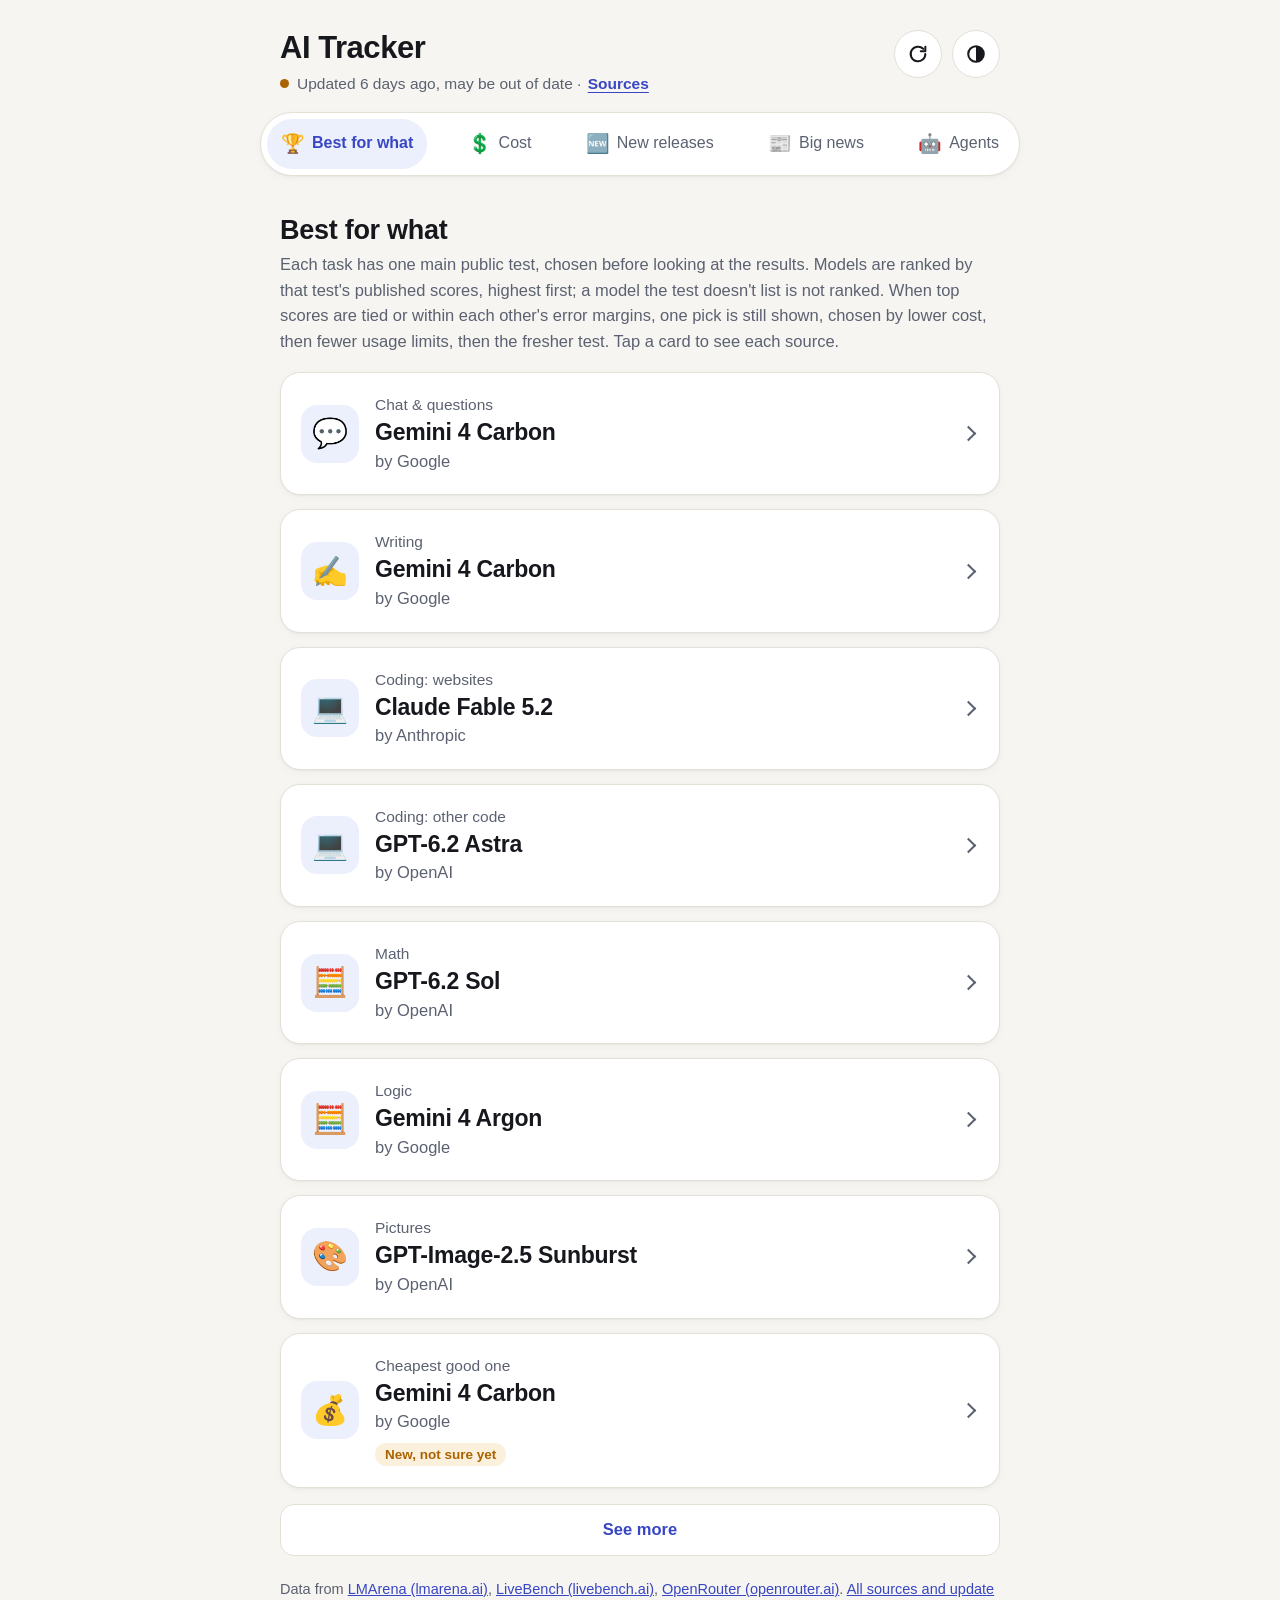
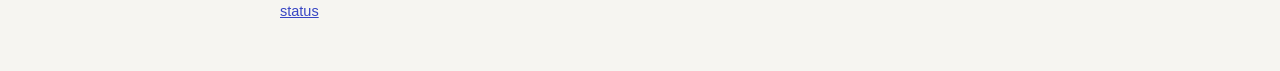
<file: index.html>
<!doctype html>
<html lang="en">
<head>
<meta charset="utf-8">
<meta name="viewport" content="width=device-width, initial-scale=1, viewport-fit=cover">
<title>AI Tracker: which AI is best for what, what it costs, and what's new</title>
<meta name="description" content="Which AI model is best for each job, what each one costs, the newest releases, the big news and AI agents. Picked by fixed rules from independent sources. Updates itself every day.">
<meta name="theme-color" content="#0f131a" media="(prefers-color-scheme: dark)">
<meta name="theme-color" content="#f6f5f1" media="(prefers-color-scheme: light)">
<meta name="apple-mobile-web-app-capable" content="yes">
<meta name="mobile-web-app-capable" content="yes">
<meta name="apple-mobile-web-app-status-bar-style" content="default">
<meta name="apple-mobile-web-app-title" content="AI Tracker">
<link rel="manifest" href="manifest.webmanifest">
<link rel="icon" type="image/png" sizes="192x192" href="icons/icon-192.png">
<link rel="apple-touch-icon" href="icons/icon-180.png">
<link rel="stylesheet" href="app.css">
</head>
<body>
<a class="skip" href="#main">Skip to content</a>
<header class="top page">
  <div class="title">
    <h1>AI Tracker</h1>
    <p class="stamp"><span id="stamp" aria-live="polite">Loading…</span> · <button type="button" class="linkbtn" id="srcbtn" data-tab="sources">Sources</button></p>
  </div>
  <div class="actions">
    <button id="refresh" class="icon-btn" type="button" aria-label="Check for new data" title="Check for new data"><span aria-hidden="true"><svg width="22" height="22" viewBox="0 0 24 24" fill="none" stroke="currentColor" stroke-width="2.2" stroke-linecap="round" stroke-linejoin="round"><path d="M20 12a8 8 0 1 1-2.34-5.66"/><path d="M20 4v5h-5"/></svg></span></button>
    <button id="theme" class="icon-btn" type="button" aria-label="Switch between light and dark" title="Light / dark"><span aria-hidden="true"><svg width="22" height="22" viewBox="0 0 24 24"><circle cx="12" cy="12" r="8.5" fill="none" stroke="currentColor" stroke-width="2.2"/><path d="M12 3.5a8.5 8.5 0 0 1 0 17z" fill="currentColor"/></svg></span></button>
  </div>
</header>
<nav class="tabs" id="tabs" aria-label="Main">
  <div class="pill">
    <button type="button" data-tab="best" aria-current="page" aria-label="Best for what"><span class="ti" aria-hidden="true">🏆</span><span class="long">Best for what</span><span class="short" aria-hidden="true">Best</span></button>
    <button type="button" data-tab="cost" aria-label="Cost"><span class="ti" aria-hidden="true">💲</span><span class="long">Cost</span><span class="short" aria-hidden="true">Cost</span></button>
    <button type="button" data-tab="releases" aria-label="New releases"><span class="ti" aria-hidden="true">🆕</span><span class="long">New releases</span><span class="short" aria-hidden="true">New</span></button>
    <button type="button" data-tab="news" aria-label="Big news"><span class="ti" aria-hidden="true">📰</span><span class="long">Big news</span><span class="short" aria-hidden="true">News</span></button>
    <button type="button" data-tab="agents" aria-label="Agents"><span class="ti" aria-hidden="true">🤖</span><span class="long">Agents</span><span class="short" aria-hidden="true">Agents</span></button>
  </div>
</nav>
<main id="main" class="page" tabindex="-1">
  <div id="view" class="view"><p class="sub">Loading…</p></div>
</main>
<div id="offline" class="offline" role="status" hidden>You're offline. Showing the last saved copy.</div>
<script src="data/data.js"></script>
<script src="app.js"></script>
</body>
</html>
</file>
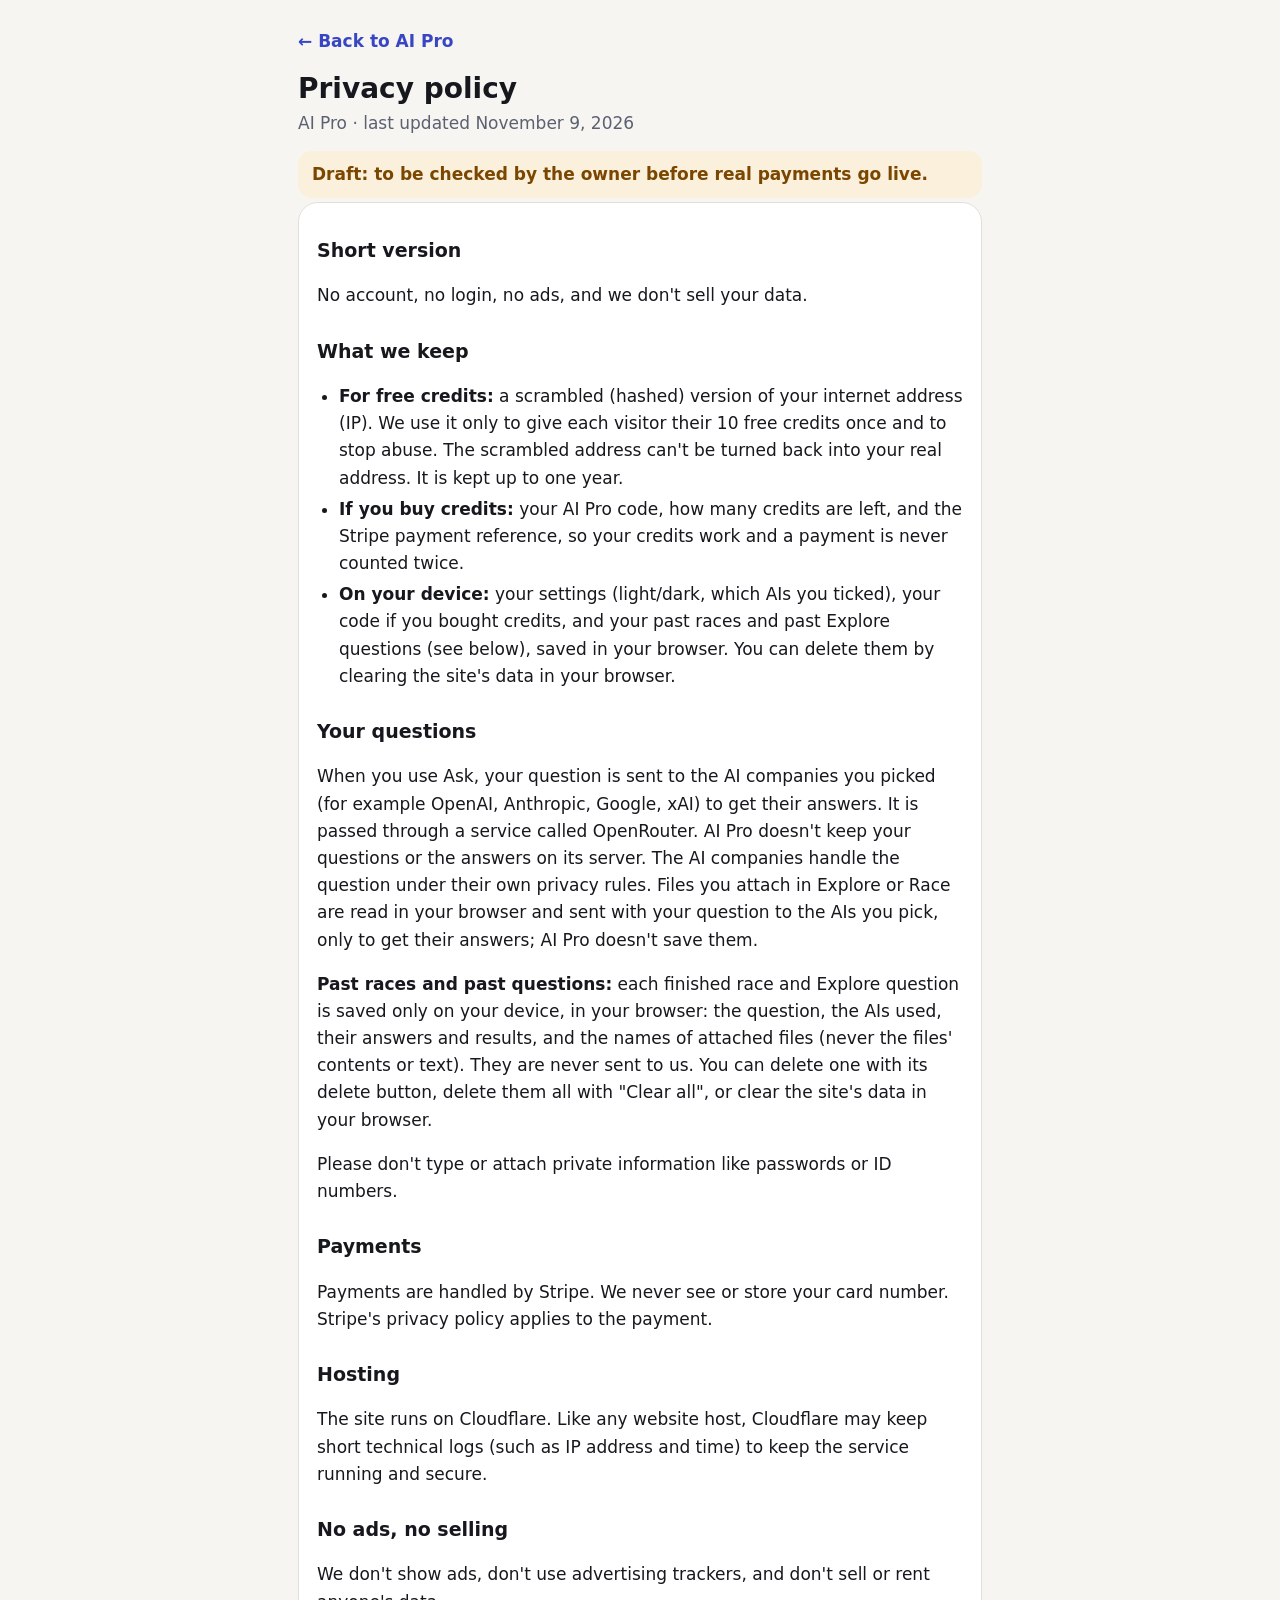
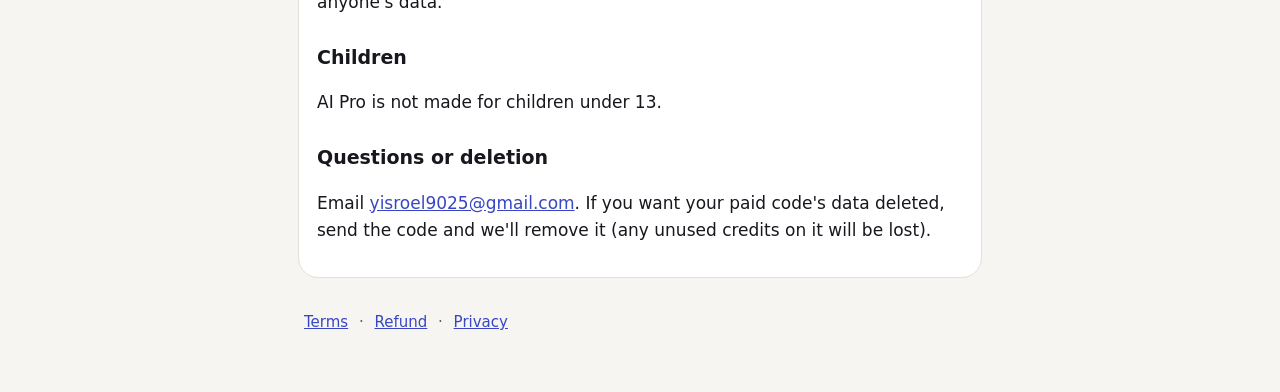
<file: cloudflare-v9/privacy.html>
<!doctype html>
<html lang="en">
<head>
<meta charset="utf-8">
<meta name="viewport" content="width=device-width, initial-scale=1, viewport-fit=cover">
<title>Privacy policy · AI Pro</title>
<meta name="description" content="Privacy policy for AI Pro.">
<meta name="theme-color" content="#0f131a" media="(prefers-color-scheme: dark)">
<meta name="theme-color" content="#f6f5f1" media="(prefers-color-scheme: light)">
<link rel="icon" type="image/png" sizes="192x192" href="icons/icon-192.png">
<link rel="apple-touch-icon" href="icons/icon-180.png">
<style>
:root{--bg:#f6f5f1;--card:#fff;--text:#16181d;--muted:#5b6170;--line:#e3e0d8;--accent:#3846c4;--draft:#fbf0dc;--draft-text:#7a4600}
@media (prefers-color-scheme:dark){:root{--bg:#0f131a;--card:#171c25;--text:#eef1f6;--muted:#a3abbb;--line:#29303c;--accent:#9ba6ff;--draft:#33290f;--draft-text:#f0b54a}}
*{box-sizing:border-box}
body{margin:0;background:var(--bg);color:var(--text);font:17px/1.6 system-ui,-apple-system,"Segoe UI",Roboto,sans-serif;-webkit-text-size-adjust:100%}
main{max-width:720px;margin:0 auto;padding:20px 18px 48px}
.back{display:inline-flex;align-items:center;min-height:44px;color:var(--accent);font-weight:600;text-decoration:none}
h1{font-size:28px;line-height:1.2;margin:8px 0 4px}
h2{font-size:19px;margin:26px 0 6px}
.when{color:var(--muted);margin:0 0 14px}
.draft{background:var(--draft);color:var(--draft-text);border-radius:14px;padding:10px 14px;font-weight:600;margin:12px 0 4px}
.card{background:var(--card);border:1px solid var(--line);border-radius:20px;padding:6px 18px 16px}
a{color:var(--accent)}
ul{padding-left:22px} li{margin:4px 0}
footer{margin-top:22px;color:var(--muted);font-size:15px}
footer a{display:inline-flex;align-items:center;min-height:44px;padding:0 6px}
</style>
</head>
<body>
<main>
<a class="back" href="./">← Back to AI Pro</a>
<h1>Privacy policy</h1>
<p class="when">AI Pro · last updated November 9, 2026</p>
<p class="draft">Draft: to be checked by the owner before real payments go live.</p>
<div class="card">

<h2>Short version</h2>
<p>No account, no login, no ads, and we don't sell your data.</p>
<h2>What we keep</h2>
<ul>
<li><b>For free credits:</b> a scrambled (hashed) version of your internet address (IP). We use it only to give each visitor their 10 free credits once and to stop abuse. The scrambled address can't be turned back into your real address. It is kept up to one year.</li>
<li><b>If you buy credits:</b> your AI Pro code, how many credits are left, and the Stripe payment reference, so your credits work and a payment is never counted twice.</li>
<li><b>On your device:</b> your settings (light/dark, which AIs you ticked), your code if you bought credits, and your past races and past Explore questions (see below), saved in your browser. You can delete them by clearing the site's data in your browser.</li>
</ul>
<h2>Your questions</h2>
<p>When you use Ask, your question is sent to the AI companies you picked (for example OpenAI, Anthropic, Google, xAI) to get their answers. It is passed through a service called OpenRouter. AI Pro doesn't keep your questions or the answers on its server. The AI companies handle the question under their own privacy rules. Files you attach in Explore or Race are read in your browser and sent with your question to the AIs you pick, only to get their answers; AI Pro doesn't save them.</p>
<p><b>Past races and past questions:</b> each finished race and Explore question is saved only on your device, in your browser: the question, the AIs used, their answers and results, and the names of attached files (never the files' contents or text). They are never sent to us. You can delete one with its delete button, delete them all with "Clear all", or clear the site's data in your browser.</p>
<p>Please don't type or attach private information like passwords or ID numbers.</p>
<h2>Payments</h2>
<p>Payments are handled by Stripe. We never see or store your card number. Stripe's privacy policy applies to the payment.</p>
<h2>Hosting</h2>
<p>The site runs on Cloudflare. Like any website host, Cloudflare may keep short technical logs (such as IP address and time) to keep the service running and secure.</p>
<h2>No ads, no selling</h2>
<p>We don't show ads, don't use advertising trackers, and don't sell or rent anyone's data.</p>
<h2>Children</h2>
<p>AI Pro is not made for children under 13.</p>
<h2>Questions or deletion</h2>
<p>Email <a href="mailto:yisroel9025@gmail.com">yisroel9025@gmail.com</a>. If you want your paid code's data deleted, send the code and we'll remove it (any unused credits on it will be lost).</p>

</div>
<footer><a href="terms.html">Terms</a> · <a href="refund.html">Refund</a> · <a href="privacy.html">Privacy</a></footer>
</main>
</body>
</html>
</file>
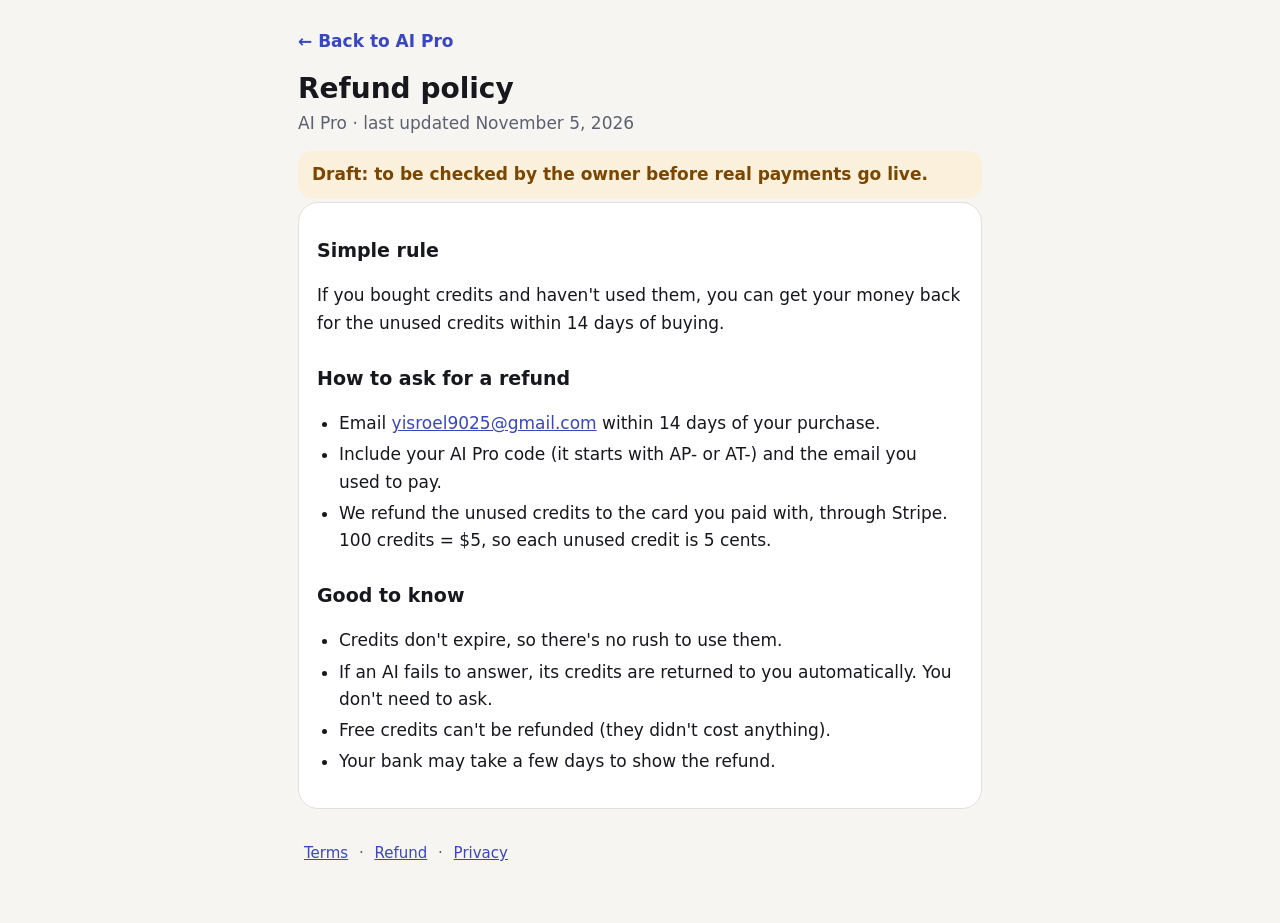
<file: cloudflare-v9/refund.html>
<!doctype html>
<html lang="en">
<head>
<meta charset="utf-8">
<meta name="viewport" content="width=device-width, initial-scale=1, viewport-fit=cover">
<title>Refund policy · AI Pro</title>
<meta name="description" content="Refund policy for AI Pro.">
<meta name="theme-color" content="#0f131a" media="(prefers-color-scheme: dark)">
<meta name="theme-color" content="#f6f5f1" media="(prefers-color-scheme: light)">
<link rel="icon" type="image/png" sizes="192x192" href="icons/icon-192.png">
<link rel="apple-touch-icon" href="icons/icon-180.png">
<style>
:root{--bg:#f6f5f1;--card:#fff;--text:#16181d;--muted:#5b6170;--line:#e3e0d8;--accent:#3846c4;--draft:#fbf0dc;--draft-text:#7a4600}
@media (prefers-color-scheme:dark){:root{--bg:#0f131a;--card:#171c25;--text:#eef1f6;--muted:#a3abbb;--line:#29303c;--accent:#9ba6ff;--draft:#33290f;--draft-text:#f0b54a}}
*{box-sizing:border-box}
body{margin:0;background:var(--bg);color:var(--text);font:17px/1.6 system-ui,-apple-system,"Segoe UI",Roboto,sans-serif;-webkit-text-size-adjust:100%}
main{max-width:720px;margin:0 auto;padding:20px 18px 48px}
.back{display:inline-flex;align-items:center;min-height:44px;color:var(--accent);font-weight:600;text-decoration:none}
h1{font-size:28px;line-height:1.2;margin:8px 0 4px}
h2{font-size:19px;margin:26px 0 6px}
.when{color:var(--muted);margin:0 0 14px}
.draft{background:var(--draft);color:var(--draft-text);border-radius:14px;padding:10px 14px;font-weight:600;margin:12px 0 4px}
.card{background:var(--card);border:1px solid var(--line);border-radius:20px;padding:6px 18px 16px}
a{color:var(--accent)}
ul{padding-left:22px} li{margin:4px 0}
footer{margin-top:22px;color:var(--muted);font-size:15px}
footer a{display:inline-flex;align-items:center;min-height:44px;padding:0 6px}
</style>
</head>
<body>
<main>
<a class="back" href="./">← Back to AI Pro</a>
<h1>Refund policy</h1>
<p class="when">AI Pro · last updated November 5, 2026</p>
<p class="draft">Draft: to be checked by the owner before real payments go live.</p>
<div class="card">

<h2>Simple rule</h2>
<p>If you bought credits and haven't used them, you can get your money back for the unused credits within 14 days of buying.</p>
<h2>How to ask for a refund</h2>
<ul>
<li>Email <a href="mailto:yisroel9025@gmail.com">yisroel9025@gmail.com</a> within 14 days of your purchase.</li>
<li>Include your AI Pro code (it starts with AP- or AT-) and the email you used to pay.</li>
<li>We refund the unused credits to the card you paid with, through Stripe. 100 credits = $5, so each unused credit is 5 cents.</li>
</ul>
<h2>Good to know</h2>
<ul>
<li>Credits don't expire, so there's no rush to use them.</li>
<li>If an AI fails to answer, its credits are returned to you automatically. You don't need to ask.</li>
<li>Free credits can't be refunded (they didn't cost anything).</li>
<li>Your bank may take a few days to show the refund.</li>
</ul>

</div>
<footer><a href="terms.html">Terms</a> · <a href="refund.html">Refund</a> · <a href="privacy.html">Privacy</a></footer>
</main>
</body>
</html>
</file>
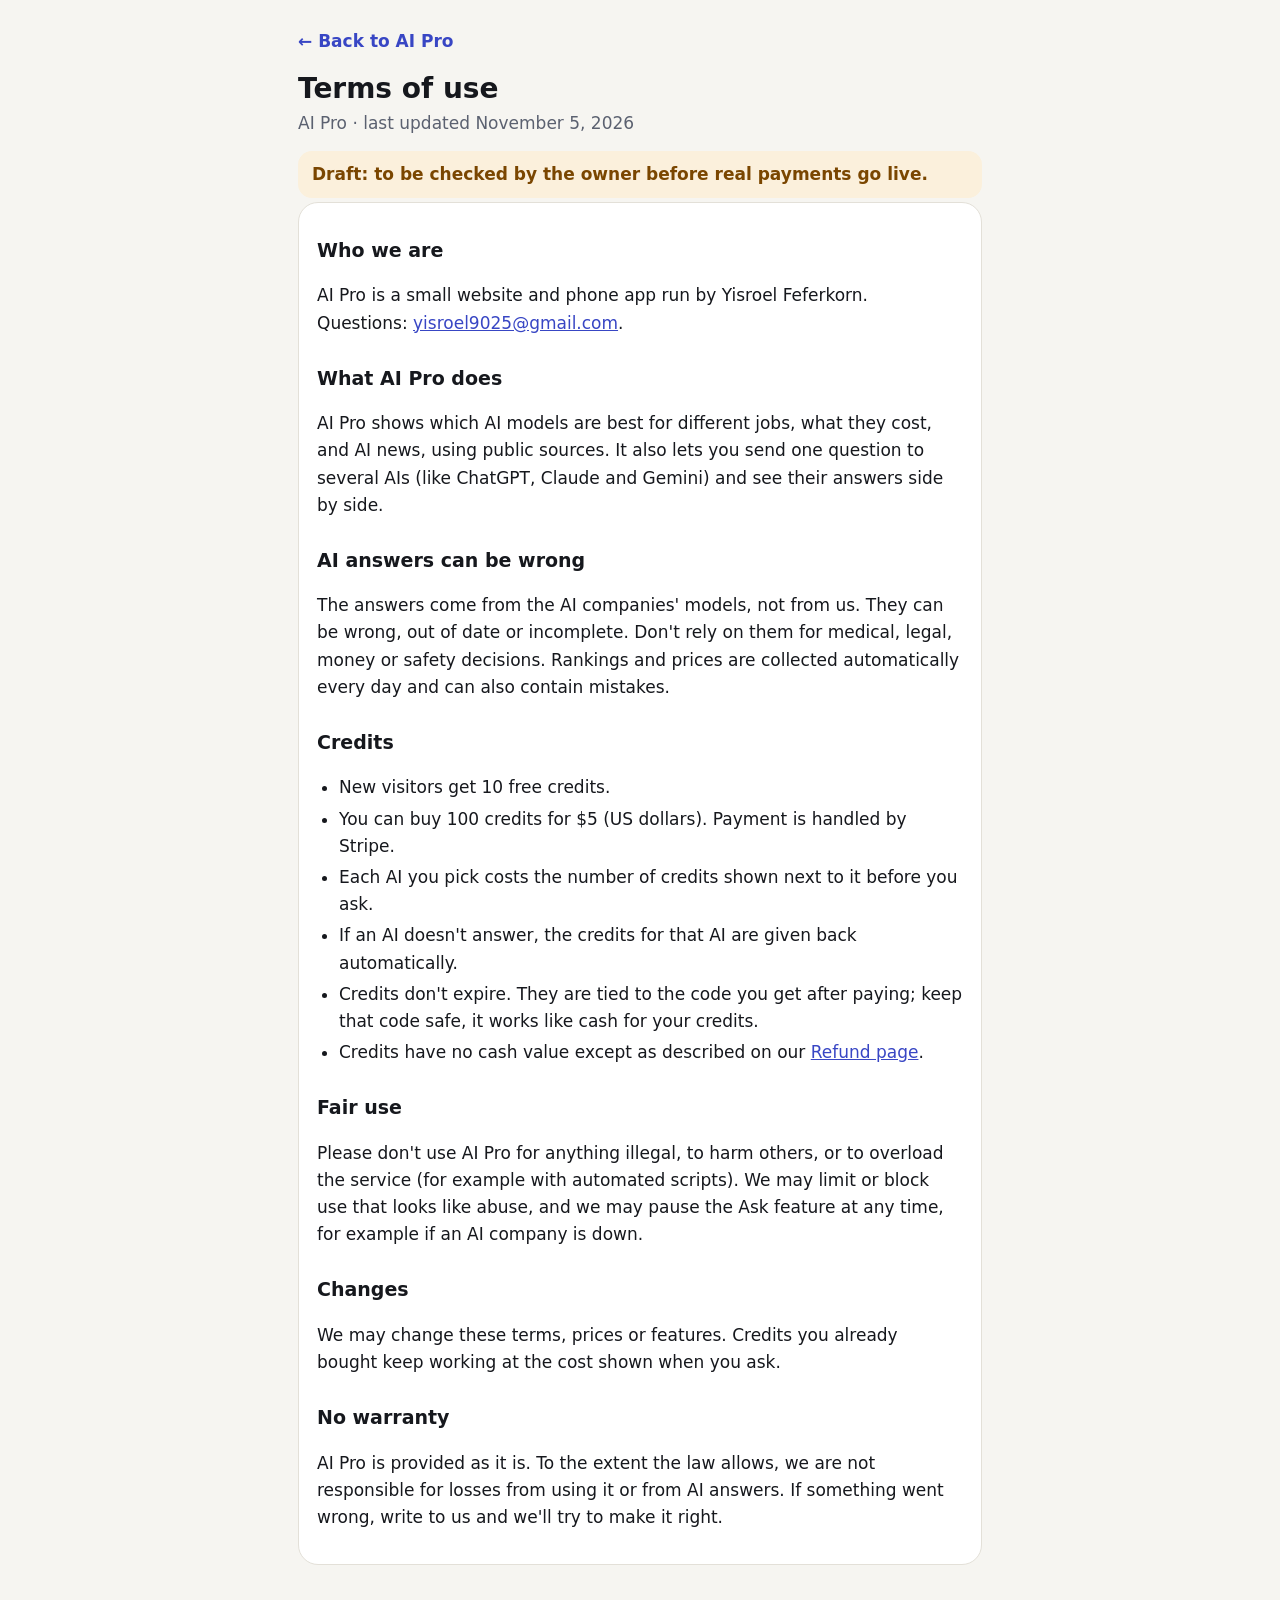
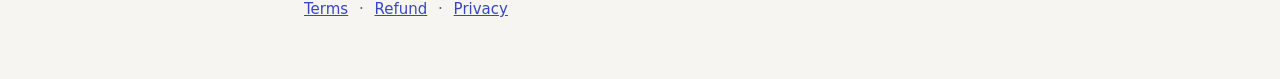
<file: cloudflare-v9/terms.html>
<!doctype html>
<html lang="en">
<head>
<meta charset="utf-8">
<meta name="viewport" content="width=device-width, initial-scale=1, viewport-fit=cover">
<title>Terms of use · AI Pro</title>
<meta name="description" content="Terms of use for AI Pro.">
<meta name="theme-color" content="#0f131a" media="(prefers-color-scheme: dark)">
<meta name="theme-color" content="#f6f5f1" media="(prefers-color-scheme: light)">
<link rel="icon" type="image/png" sizes="192x192" href="icons/icon-192.png">
<link rel="apple-touch-icon" href="icons/icon-180.png">
<style>
:root{--bg:#f6f5f1;--card:#fff;--text:#16181d;--muted:#5b6170;--line:#e3e0d8;--accent:#3846c4;--draft:#fbf0dc;--draft-text:#7a4600}
@media (prefers-color-scheme:dark){:root{--bg:#0f131a;--card:#171c25;--text:#eef1f6;--muted:#a3abbb;--line:#29303c;--accent:#9ba6ff;--draft:#33290f;--draft-text:#f0b54a}}
*{box-sizing:border-box}
body{margin:0;background:var(--bg);color:var(--text);font:17px/1.6 system-ui,-apple-system,"Segoe UI",Roboto,sans-serif;-webkit-text-size-adjust:100%}
main{max-width:720px;margin:0 auto;padding:20px 18px 48px}
.back{display:inline-flex;align-items:center;min-height:44px;color:var(--accent);font-weight:600;text-decoration:none}
h1{font-size:28px;line-height:1.2;margin:8px 0 4px}
h2{font-size:19px;margin:26px 0 6px}
.when{color:var(--muted);margin:0 0 14px}
.draft{background:var(--draft);color:var(--draft-text);border-radius:14px;padding:10px 14px;font-weight:600;margin:12px 0 4px}
.card{background:var(--card);border:1px solid var(--line);border-radius:20px;padding:6px 18px 16px}
a{color:var(--accent)}
ul{padding-left:22px} li{margin:4px 0}
footer{margin-top:22px;color:var(--muted);font-size:15px}
footer a{display:inline-flex;align-items:center;min-height:44px;padding:0 6px}
</style>
</head>
<body>
<main>
<a class="back" href="./">← Back to AI Pro</a>
<h1>Terms of use</h1>
<p class="when">AI Pro · last updated November 5, 2026</p>
<p class="draft">Draft: to be checked by the owner before real payments go live.</p>
<div class="card">

<h2>Who we are</h2>
<p>AI Pro is a small website and phone app run by Yisroel Feferkorn. Questions: <a href="mailto:yisroel9025@gmail.com">yisroel9025@gmail.com</a>.</p>
<h2>What AI Pro does</h2>
<p>AI Pro shows which AI models are best for different jobs, what they cost, and AI news, using public sources. It also lets you send one question to several AIs (like ChatGPT, Claude and Gemini) and see their answers side by side.</p>
<h2>AI answers can be wrong</h2>
<p>The answers come from the AI companies' models, not from us. They can be wrong, out of date or incomplete. Don't rely on them for medical, legal, money or safety decisions. Rankings and prices are collected automatically every day and can also contain mistakes.</p>
<h2>Credits</h2>
<ul>
<li>New visitors get 10 free credits.</li>
<li>You can buy 100 credits for $5 (US dollars). Payment is handled by Stripe.</li>
<li>Each AI you pick costs the number of credits shown next to it before you ask.</li>
<li>If an AI doesn't answer, the credits for that AI are given back automatically.</li>
<li>Credits don't expire. They are tied to the code you get after paying; keep that code safe, it works like cash for your credits.</li>
<li>Credits have no cash value except as described on our <a href="refund.html">Refund page</a>.</li>
</ul>
<h2>Fair use</h2>
<p>Please don't use AI Pro for anything illegal, to harm others, or to overload the service (for example with automated scripts). We may limit or block use that looks like abuse, and we may pause the Ask feature at any time, for example if an AI company is down.</p>
<h2>Changes</h2>
<p>We may change these terms, prices or features. Credits you already bought keep working at the cost shown when you ask.</p>
<h2>No warranty</h2>
<p>AI Pro is provided as it is. To the extent the law allows, we are not responsible for losses from using it or from AI answers. If something went wrong, write to us and we'll try to make it right.</p>

</div>
<footer><a href="terms.html">Terms</a> · <a href="refund.html">Refund</a> · <a href="privacy.html">Privacy</a></footer>
</main>
</body>
</html>
</file>
<file: app.css>
/* AI Tracker: one calm column, big text, cards that open with a tap.
   Phone: 5 tabs in a bar at the bottom (short labels). Tablet and wider: tabs in one row at the top (full labels). */
:root{
  --bg:#f6f5f1;--card:#ffffff;--soft:#eceffc;--text:#16181d;--muted:#5b6170;--line:#e3e0d8;
  --accent:#3846c4;--on-accent:#ffffff;--good:#2b8547;--warn:#a96300;
  --tie:#7a4fc2;--tie-soft:#f1eafc;--new:#a96300;--new-soft:#fbf0dc;--none-soft:#eef0f3;
  --shadow:0 1px 2px rgba(22,24,29,.04),0 2px 10px rgba(22,24,29,.03);
  --r:20px;--nav:76px;
  color-scheme:light;
}
@media (prefers-color-scheme: dark){
  :root:not([data-theme="light"]){
    --bg:#0f131a;--card:#171c25;--soft:#20283b;--text:#eef1f6;--muted:#a3abbb;--line:#29303c;
    --accent:#9ba6ff;--on-accent:#0f131a;--good:#62d283;--warn:#f0b54a;
    --tie:#c7a6ff;--tie-soft:#2a2240;--new:#f0b54a;--new-soft:#33290f;--none-soft:#232a36;--shadow:none;
    color-scheme:dark;
  }
}
:root[data-theme="dark"]{
  --bg:#0f131a;--card:#171c25;--soft:#20283b;--text:#eef1f6;--muted:#a3abbb;--line:#29303c;
  --accent:#9ba6ff;--on-accent:#0f131a;--good:#62d283;--warn:#f0b54a;
  --tie:#c7a6ff;--tie-soft:#2a2240;--new:#f0b54a;--new-soft:#33290f;--none-soft:#232a36;--shadow:none;
  color-scheme:dark;
}

*{box-sizing:border-box}
html{-webkit-text-size-adjust:100%}
body{margin:0;background:var(--bg);color:var(--text);
  font:17px/1.55 -apple-system,BlinkMacSystemFont,"Segoe UI",Roboto,"Helvetica Neue",Arial,sans-serif;
  padding-bottom:calc(var(--nav) + env(safe-area-inset-bottom,0px) + 24px);overflow-x:hidden}
a{color:var(--accent)}
button{font:inherit;color:inherit}
:focus-visible{outline:3px solid var(--accent);outline-offset:3px;border-radius:10px}
.skip{position:absolute;left:-999px;top:0}
.skip:focus{left:12px;top:12px;background:var(--card);padding:10px 14px;z-index:60}
.muted{color:var(--muted)}
.ok{color:var(--good)}.warn{color:var(--warn)}

.page{max-width:760px;margin:0 auto;
  padding-left:max(20px,env(safe-area-inset-left,0px));padding-right:max(20px,env(safe-area-inset-right,0px))}

/* header */
.top{display:flex;align-items:flex-start;justify-content:space-between;gap:16px;
  padding-top:calc(22px + env(safe-area-inset-top,0px));padding-bottom:4px}
.title{min-width:0}
.top h1{margin:0;font-size:31px;line-height:1.15;font-weight:800;letter-spacing:-.015em}
.stamp{margin:6px 0 0;font-size:15.5px;color:var(--muted)}
.stamp .dot{display:inline-block;width:9px;height:9px;border-radius:50%;background:var(--good);margin-right:8px;vertical-align:1px}
.stamp .dot.old{background:var(--warn)}
.linkbtn{border:0;background:none;padding:4px 2px;margin:-4px 0;color:var(--accent);font-weight:650;cursor:pointer;text-decoration:underline;text-underline-offset:3px}
.linkbtn[aria-current="page"]{text-decoration:none;color:var(--text)}
.actions{display:flex;gap:10px;flex:none}
.icon-btn{width:48px;height:48px;border-radius:50%;border:1px solid var(--line);background:var(--card);cursor:pointer;
  font-size:21px;line-height:1;display:grid;place-items:center;padding:0}
.icon-btn svg{display:block}
.icon-btn.spin span{display:inline-block;animation:spin 1s linear infinite;transform-origin:50% 50%}
@keyframes spin{to{transform:rotate(360deg)}}

/* tabs: bottom bar on phone */
.tabs{position:fixed;left:0;right:0;bottom:0;z-index:30;background:var(--card);border-top:1px solid var(--line);
  padding:6px max(6px,env(safe-area-inset-right,0px)) calc(6px + env(safe-area-inset-bottom,0px)) max(6px,env(safe-area-inset-left,0px))}
.tabs .pill{display:grid;grid-template-columns:repeat(5,minmax(0,1fr));gap:2px;max-width:620px;margin:0 auto}
.tabs button{border:0;background:none;cursor:pointer;color:var(--muted);border-radius:16px;min-height:62px;min-width:0;
  display:flex;flex-direction:column;align-items:center;justify-content:center;gap:3px;font-size:13.5px;line-height:1.15;padding:6px 2px;text-align:center}
.tabs .ti{font-size:22px;line-height:1}
.tabs .long{display:none}
.tabs button[aria-current="page"]{background:var(--soft);color:var(--accent);font-weight:700}

/* content */
main:focus{outline:none}
.view h2{font-size:27px;line-height:1.2;font-weight:800;letter-spacing:-.01em;margin:26px 0 6px;text-wrap:balance}
.view h3{font-size:20px;line-height:1.3;font-weight:800;margin:30px 0 8px;text-wrap:balance}
.sub{margin:0 0 18px;color:var(--muted);font-size:16.5px}
.note{color:var(--muted);font-size:15.5px;margin:0 0 12px}
.note.bad{color:var(--warn)}
.stack{display:grid;gap:14px}
.card{background:var(--card);border:1px solid var(--line);border-radius:var(--r);box-shadow:var(--shadow)}
.prose{padding:18px 20px;margin-top:18px}
.prose h3{margin-top:0}
.prose p{margin:0 0 10px;color:var(--muted)}
.prose p:last-child{margin-bottom:0}
.prose b{color:var(--text)}

/* pick cards */
details.pick{background:var(--card);border:1px solid var(--line);border-radius:var(--r);box-shadow:var(--shadow)}
details > summary{list-style:none;cursor:pointer}
details > summary::-webkit-details-marker{display:none}
.pick > summary{display:grid;grid-template-columns:58px minmax(0,1fr) 22px;gap:16px;align-items:center;padding:20px}
.ico{width:58px;height:58px;border-radius:16px;background:var(--soft);display:grid;place-items:center;font-size:29px;line-height:1}
.pt{display:flex;flex-direction:column;min-width:0}
.lab{font-size:15.5px;color:var(--muted)}
.name{font-size:23px;line-height:1.2;font-weight:800;letter-spacing:-.01em;overflow-wrap:anywhere;margin:2px 0}
.who{font-size:16.5px;color:var(--muted)}
.badges{margin-top:6px}
.badge{display:inline-block;font-size:13.5px;font-weight:700;line-height:1.3;padding:3px 10px;border-radius:999px;white-space:nowrap}
.badge.new{background:var(--new-soft);color:var(--new)}
.badge.tie{background:var(--tie-soft);color:var(--tie)}
.badge.none{background:var(--none-soft);color:var(--muted)}
.stale{display:inline-block;font-size:12.5px;font-weight:700;color:var(--warn);white-space:nowrap;margin-left:4px}
.fast{display:inline-block;font-size:12.5px;font-weight:700;line-height:1.3;padding:1px 8px;border-radius:999px;background:var(--new-soft);color:var(--new);white-space:nowrap;vertical-align:2px;margin-left:4px}
.badge.one{background:var(--none-soft);color:var(--text);white-space:normal}
.note.aa{font-size:14.5px}
.chev{width:11px;height:11px;border-right:2.5px solid var(--muted);border-bottom:2.5px solid var(--muted);
  transform:rotate(-45deg);justify-self:center;transition:transform .15s ease}
details[open] > summary .chev{transform:rotate(45deg) translate(-2px,-2px)}
.pick .body{padding:0 20px 20px 94px}
.pick .body p{margin:0 0 12px}
.why{font-size:17px;color:var(--text)}
.newnote{color:var(--muted);font-size:15.5px}
.newnote b{color:var(--text)}

.cand{border-top:1px solid var(--line);padding-top:12px;margin-top:12px}
.cand .cn{margin:0 0 4px;overflow-wrap:anywhere}
.ranks{list-style:none;margin:0 0 6px;padding:0;font-size:15.5px;color:var(--muted)}
.ranks li{padding:5px 0;overflow-wrap:anywhere}
.ranks li b{color:var(--text);font-weight:600;font-variant-numeric:tabular-nums}
.ranks li.agree b{color:var(--text)}
.tick{color:var(--good);font-weight:700;white-space:nowrap}

/* See more: per job */
.job{background:var(--card);border:1px solid var(--line);border-radius:var(--r);box-shadow:var(--shadow);padding:18px 20px;margin-top:16px}
.job h3{margin:0 0 8px}
.boards{list-style:none;margin:0 0 4px;padding:0;font-size:15.5px}
.boards li{padding:7px 0;border-top:1px solid var(--line);overflow-wrap:anywhere}
.boards .top3{display:block;color:var(--muted)}
.sub-more{margin-top:12px}
.sub-more > summary{color:var(--accent);font-weight:650;padding:8px 0}

/* simple lists */
.rows{list-style:none;margin:0;padding:0 20px}
.rows li{display:flex;align-items:baseline;gap:14px;padding:16px 0}
.rows li + li{border-top:1px solid var(--line)}
.rows li.mo{display:block;font-size:13.5px;font-weight:700;letter-spacing:.06em;text-transform:uppercase;color:var(--muted);padding:18px 0 6px}
.rows li.mo + li{border-top:0}
.rn{flex:1 1 auto;min-width:0}
.rn b{font-weight:650;color:var(--text);overflow-wrap:anywhere}
.rn > a{display:inline;color:var(--text);text-decoration:none}
.rn > a:hover b{text-decoration:underline}
.rn small{display:block;font-size:15px;color:var(--muted);margin-top:2px}
.rn small a{color:var(--accent)}
.rv{flex:none;text-align:right;white-space:nowrap;font-variant-numeric:tabular-nums;font-weight:650}
.free{color:var(--good);font-weight:700}
.plans{display:flex;flex-wrap:wrap;gap:6px 14px;margin:6px 0 2px;font-size:15.5px;color:var(--muted)}
.plans b{color:var(--text);font-weight:650}
.tag{display:inline-block;font-size:12.5px;font-weight:700;letter-spacing:.03em;text-transform:uppercase;color:var(--accent);background:var(--soft);
  border-radius:999px;padding:2px 9px;margin:0 8px 4px 0;vertical-align:2px}
.srcs .rn small + small{margin-top:4px}
.rn small.checked + small.checked{margin-top:0}

/* Agents tab */
.abest{padding:18px 20px 6px;margin-bottom:6px}
.abest h3{margin:0 0 4px;display:flex;align-items:center;gap:10px}
.ico.sm{width:40px;height:40px;border-radius:12px;font-size:22px;flex:none}
.abest .rows{padding:0}
.abest .why{margin:6px 0 12px}
b.big{font-size:21px;font-weight:800;letter-spacing:-.01em}
details.agrp{margin-top:12px}
.agrp > summary{display:flex;align-items:center;justify-content:space-between;gap:12px;min-height:56px;padding:12px 20px;
  background:var(--card);border:1px solid var(--line);border-radius:var(--r);box-shadow:var(--shadow);font-weight:700;font-size:17px}
.agrp[open] > summary{margin-bottom:8px}
.agrp .cnt{color:var(--muted);font-weight:600}
.agrp .rows small.checked{overflow-wrap:anywhere}
.mk{font-size:15px;color:var(--muted);font-weight:400}
h4.grp{font-size:15px;font-weight:700;letter-spacing:.05em;text-transform:uppercase;color:var(--muted);margin:18px 0 8px}
.card.pad{padding:14px 20px;margin-top:12px}
.card.pad.cand{border-top:1px solid var(--line)}
.job h4{font-size:18px;margin:0 0 6px}
.job h4 a{color:var(--text)}
.top5{list-style:none;margin:6px 0 0;padding:0;font-size:15.5px}
.top5 li{display:flex;align-items:baseline;gap:8px;padding:4px 0}
.top5 .rk{flex:none;width:1.4em;color:var(--muted);font-variant-numeric:tabular-nums}
.top5 .nm{flex:1 1 auto;min-width:0;overflow-wrap:anywhere}
.top5 .sc{flex:none;font-variant-numeric:tabular-nums;font-weight:650}

.morebtn,.backbtn{display:flex;align-items:center;justify-content:center;width:100%;min-height:52px;margin-top:16px;border-radius:14px;
  border:1px solid var(--line);background:var(--card);cursor:pointer;font-weight:700;font-size:16.5px;color:var(--accent);text-decoration:none}
.backbtn{width:auto;display:inline-flex;padding:0 18px;margin:18px 0 0;font-weight:650}
.credits{margin:22px 0 0;font-size:14.5px;color:var(--muted)}

.offline{position:fixed;left:50%;transform:translateX(-50%);bottom:calc(var(--nav) + env(safe-area-inset-bottom,0px) + 16px);
  background:var(--text);color:var(--bg);padding:10px 16px;border-radius:999px;font-size:15px;z-index:40;max-width:calc(100% - 32px);text-align:center}

/* tablet and wider: tabs become one row at the top */
@media (min-width:700px){
  :root{--nav:0px}
  body{padding-bottom:48px}
  .top{padding-top:calc(30px + env(safe-area-inset-top,0px))}
  .tabs{position:sticky;top:0;bottom:auto;background:var(--bg);border-top:0;
    padding:calc(12px + env(safe-area-inset-top,0px)) max(20px,env(safe-area-inset-right,0px)) 12px max(20px,env(safe-area-inset-left,0px))}
  .tabs .pill{max-width:760px;grid-template-columns:repeat(5,auto);justify-content:space-between;background:var(--card);border:1px solid var(--line);border-radius:999px;padding:6px;box-shadow:var(--shadow)}
  .tabs button{flex-direction:row;gap:7px;min-height:50px;border-radius:999px;font-size:16px;padding:6px 14px;white-space:nowrap}
  .tabs .ti{font-size:19px}
  .tabs .long{display:inline}
  .tabs .short{display:none}
  .offline{bottom:24px}
}
@media (max-width:420px){
  .top h1{font-size:28px}
  .pick > summary{grid-template-columns:50px minmax(0,1fr) 20px;gap:14px;padding:18px}
  .ico{width:50px;height:50px;font-size:25px}
  .name{font-size:21.5px}
  .pick .body{padding:0 18px 18px 18px}
  .rows{padding:0 16px}
}
@media (prefers-reduced-motion:reduce){*{animation:none!important;transition:none!important}}
</file>
